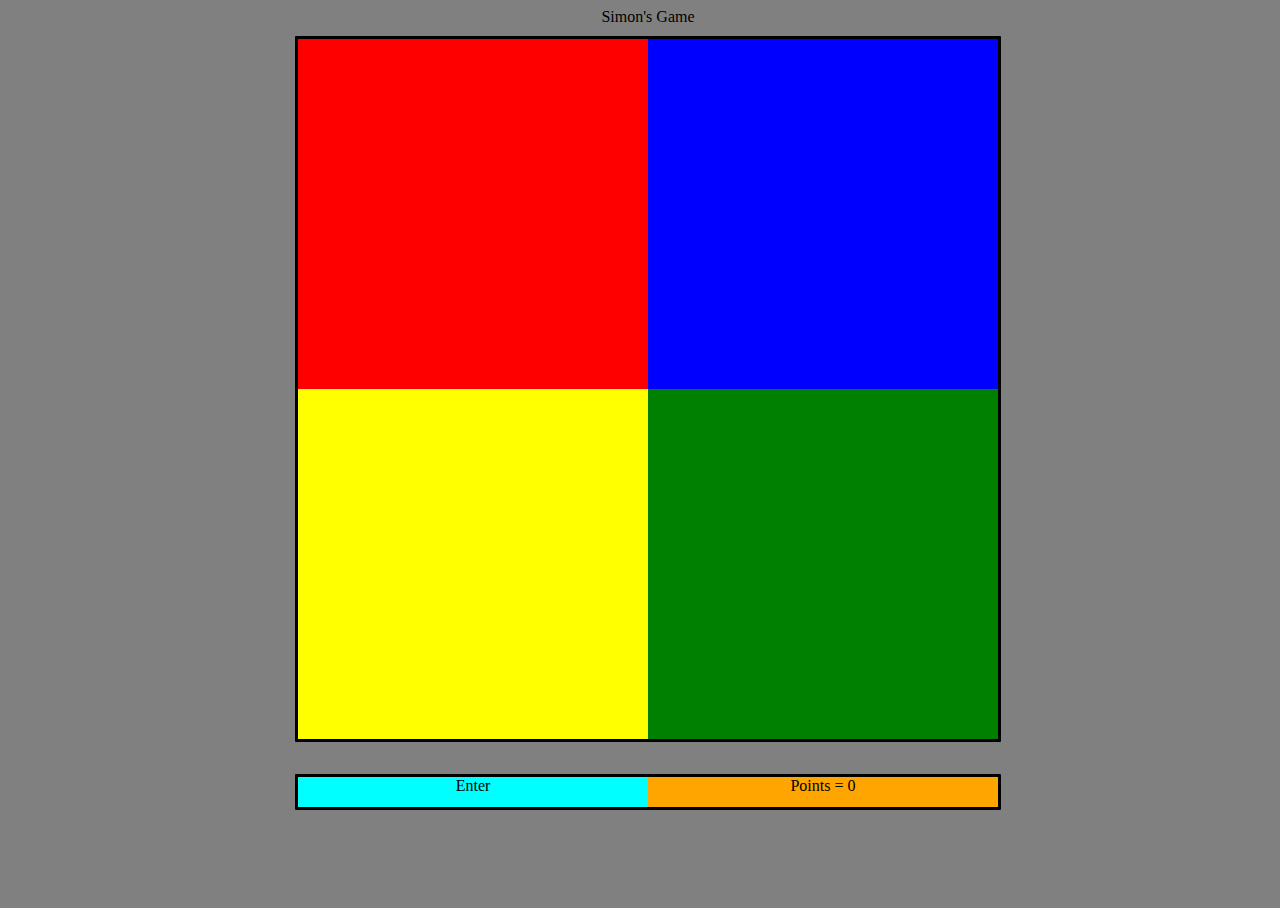
<file: JS_PROJECT/index.html>
<!DOCTYPE html>
<html lang="en">
<head>

    <meta charset="UTF-8">
    <title>Simon's Game</title>
    <link href="style.css" rel="stylesheet">
    
</head>
<body>
    <div class="page">
        <div class="title">Simon's Game</div>
        <div class="simon">
            <div class="left">
                <div class="button" id="red"></div>
                <div class="button" id="yellow"></div>
            </div>
            <div class="right">
                <div class="button" id="blue"></div>
                <div class="button" id="green"></div>
            </div>
        </div>
        <div class="btn">
            <div class="button2" id="enter">Enter</div>
            <div class="button2" id="points">Points = 0</div>
        </div>
    </div>
    <script src="index.js"></script>
</body>
</html>
</file>
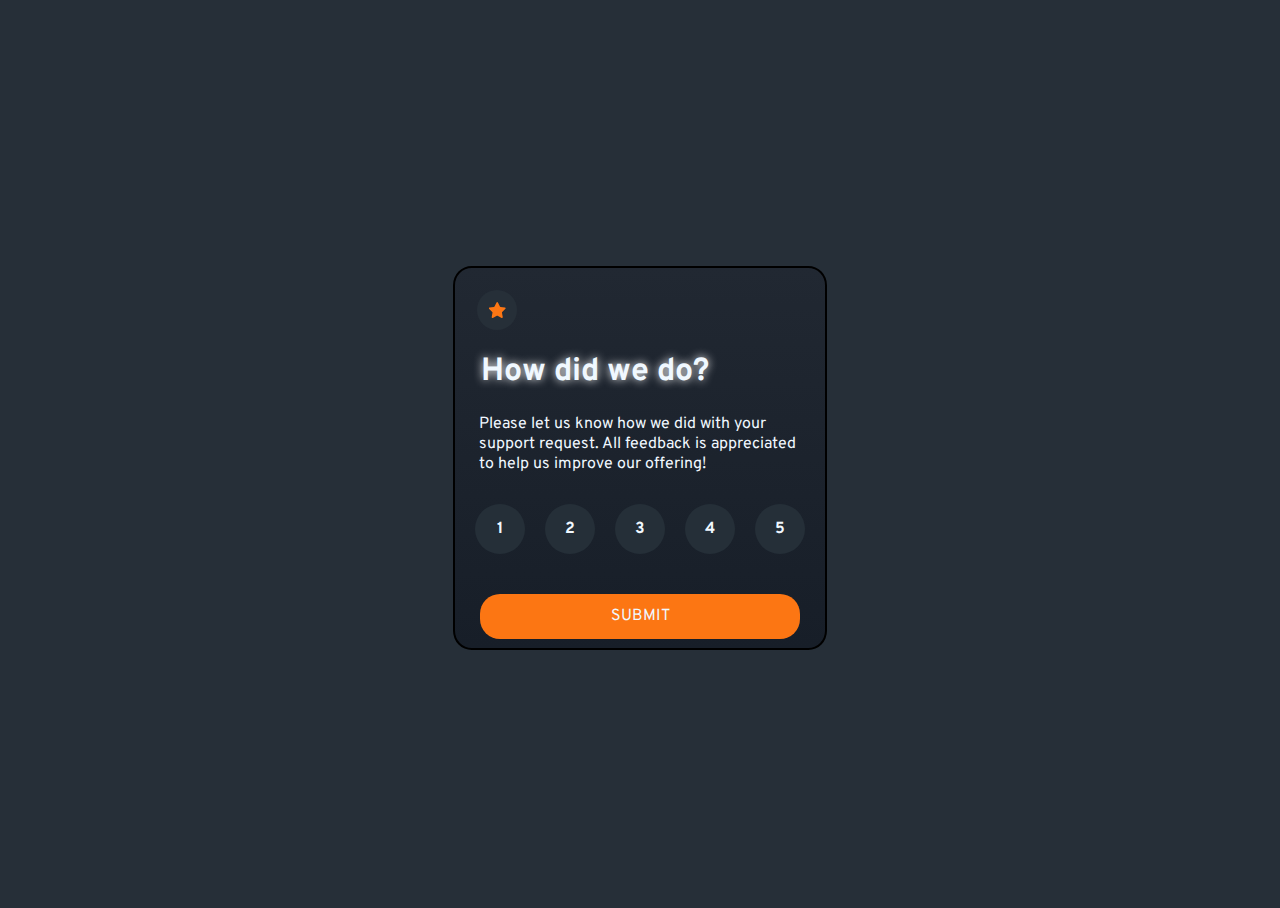
<file: Websites/Challenge1/index.html>
<!DOCTYPE html>
<html lang="en">
<head>
    <meta charset="UTF-8">
    <meta http-equiv="X-UA-Compatible" content="IE=edge">
    <meta name="viewport" content="width=device-width, initial-scale=1.0">
    <title>Document</title>
    <link rel="stylesheet" href="style.css">
    <link rel="preconnect" href="https://fonts.googleapis.com">
    <link rel="preconnect" href="https://fonts.gstatic.com" crossorigin>
    <link href="https://fonts.googleapis.com/css2?family=Overpass&display=swap" rel="stylesheet"> 
</head>

<body>
    <section>
        <div class="container">
            
            <div class="star">
                <div class="backstar">
                    <img class="img" src="images/icon-star.svg" alt="star">
                </div>
            </div>
            
            <div class="title">
                <h1 class="how">How did we do?</h1>
            </div>
            
            <div class="descr">
                <p class="para">Please let us know how we did with your support request. All feedback is appreciated to help us improve our offering!</p>
            </div>

            <div class="nb">
                <div class="pre"><div class="txt">1</div></div>
                <div class="pre"><div class="txt">2</div></div>
                <div class="pre"><div class="txt">3</div></div>
                <div class="pre"><div class="txt">4</div></div>
                <div class="pre"><div class="txt">5</div></div>
            </div>

            <div class="btn">
                <div class="button">
                    <div class="submittxt">
                        SUBMIT
                    </div>
                </div>
            </div>
        
        </div>
    </section>    
</body>

</html>
</file>
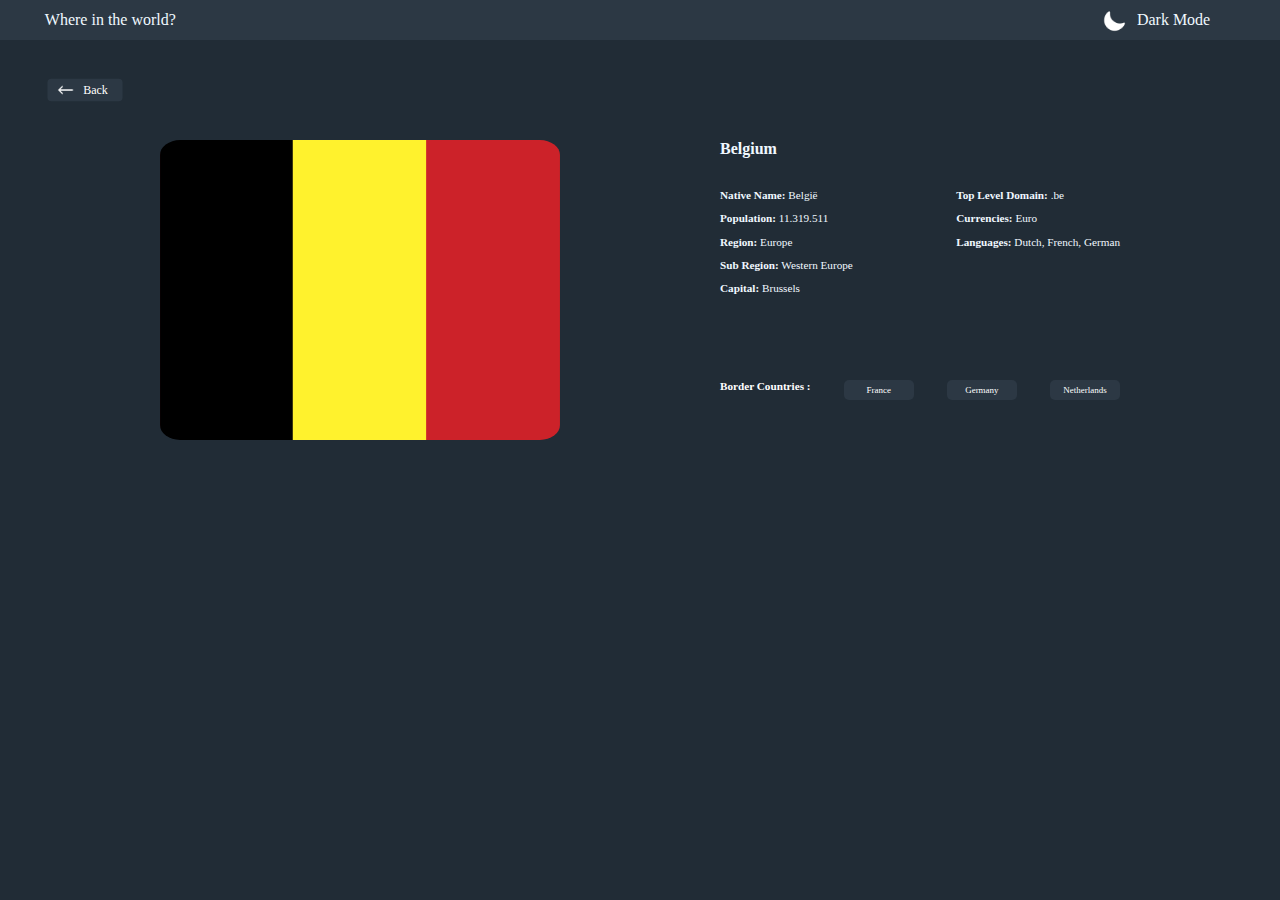
<file: Websites/Challenge2/index.html>
<!DOCTYPE html>
<html lang="en">
<head>
    <meta charset="UTF-8">
    <meta http-equiv="X-UA-Compatible" content="IE=edge">
    <meta name="viewport" content="width=device-width, initial-scale=1.0">
    <title>World's Infos</title>
    <link rel="stylesheet" href="style.css">
</head>
<body>
    <div class="topbar">

        <div class="TextTitle">
            <div class="title">Where in the world?</div>
        </div>
        
        
        <div class="BtnMode">
            <div class="mode">Dark Mode</div>
            <img class="img" src="moon.png">
        </div>
        
        
    </div>

    <div class="page">

        <div class="BackBtn">
            <img class="img2" src="arrow.png">
            <div class="Text">Back</div>
        </div>

        <div class="main">
            <img class="img3" src="flag.png">
            <div class="descr">
                <div class="txt"><strong>Belgium</strong></div>
                <div class="para">
                    <div class="para1">                    
                        <p><strong>Native Name:</strong> België</p>
                        <p><strong>Population:</strong> 11.319.511</p>
                        <p><strong>Region:</strong> Europe</p>
                        <p><strong>Sub Region:</strong> Western Europe</p>
                        <p><strong>Capital:</strong> Brussels</p>
                    </div>
                    <div class="para2">                    
                        <p><strong>Top Level Domain:</strong> .be</p>
                        <p><strong>Currencies:</strong> Euro</p>
                        <p><strong>Languages:</strong> Dutch, French, German</p>
                    </div>
                </div>
                <div class="countr">
                    
                    <div class="txt2"><strong>Border Countries :</strong>
                        <div class="buttons">France</div>
                        <div class="buttons">Germany</div>
                        <div class="buttons">Netherlands</div>
                    </div>
                    
                </div>
            </div>
        </div>
    </div>
</body>
</html>
<!-- 25.71.235 -->
</file>
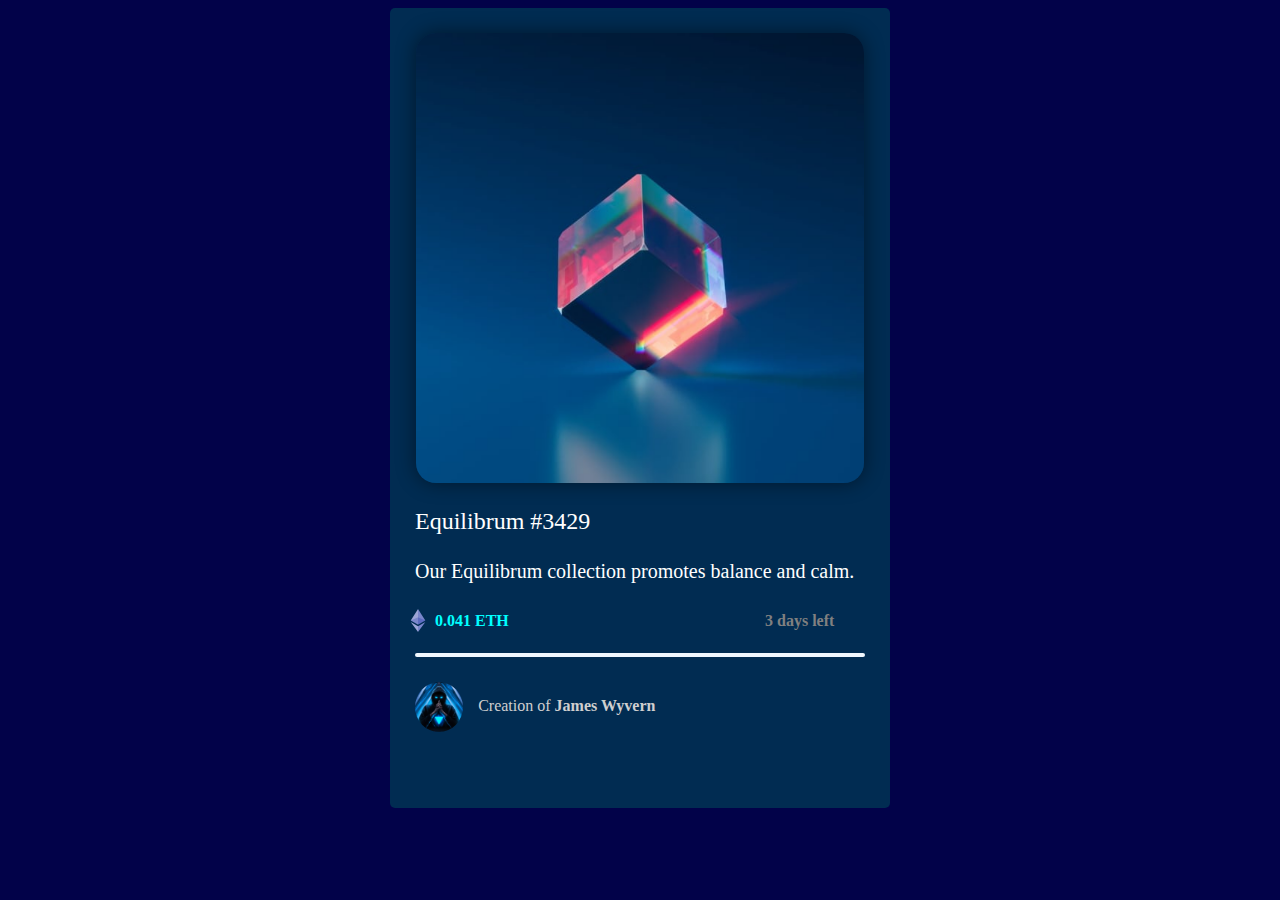
<file: Websites/Challenge4/index.html>
<!DOCTYPE html>
<html lang="en">
<head>
    <meta charset="UTF-8">
    <meta http-equiv="X-UA-Compatible" content="IE=edge">
    <meta name="viewport" content="width=device-width, initial-scale=1.0">
    <title>Document</title>
    <link rel="stylesheet" href="style.css">
</head>
<body>
    <div class="container">
        
        <div class="imgProp">
            <img class="img" src="image.png">
        </div>
        
        <div class="h1txt">Equilibrum #3429</div>

        <div class="descr">Our Equilibrum collection promotes balance and calm.</div>
        
        <div class="sav">
            <img class="ethimg" src="eth.png">
            <div class="eth"><strong>0.041 ETH</strong></div>
            <div class="days"><strong>3 days left</strong></div>

        </div>

        <div class="line"></div>

        <div class="author">

            <img class="profile" src="profile.png">
            <div class="creator">Creation of <strong>James Wyvern</strong></div>

        </div>


    </div>
</body>
</html>
</file>
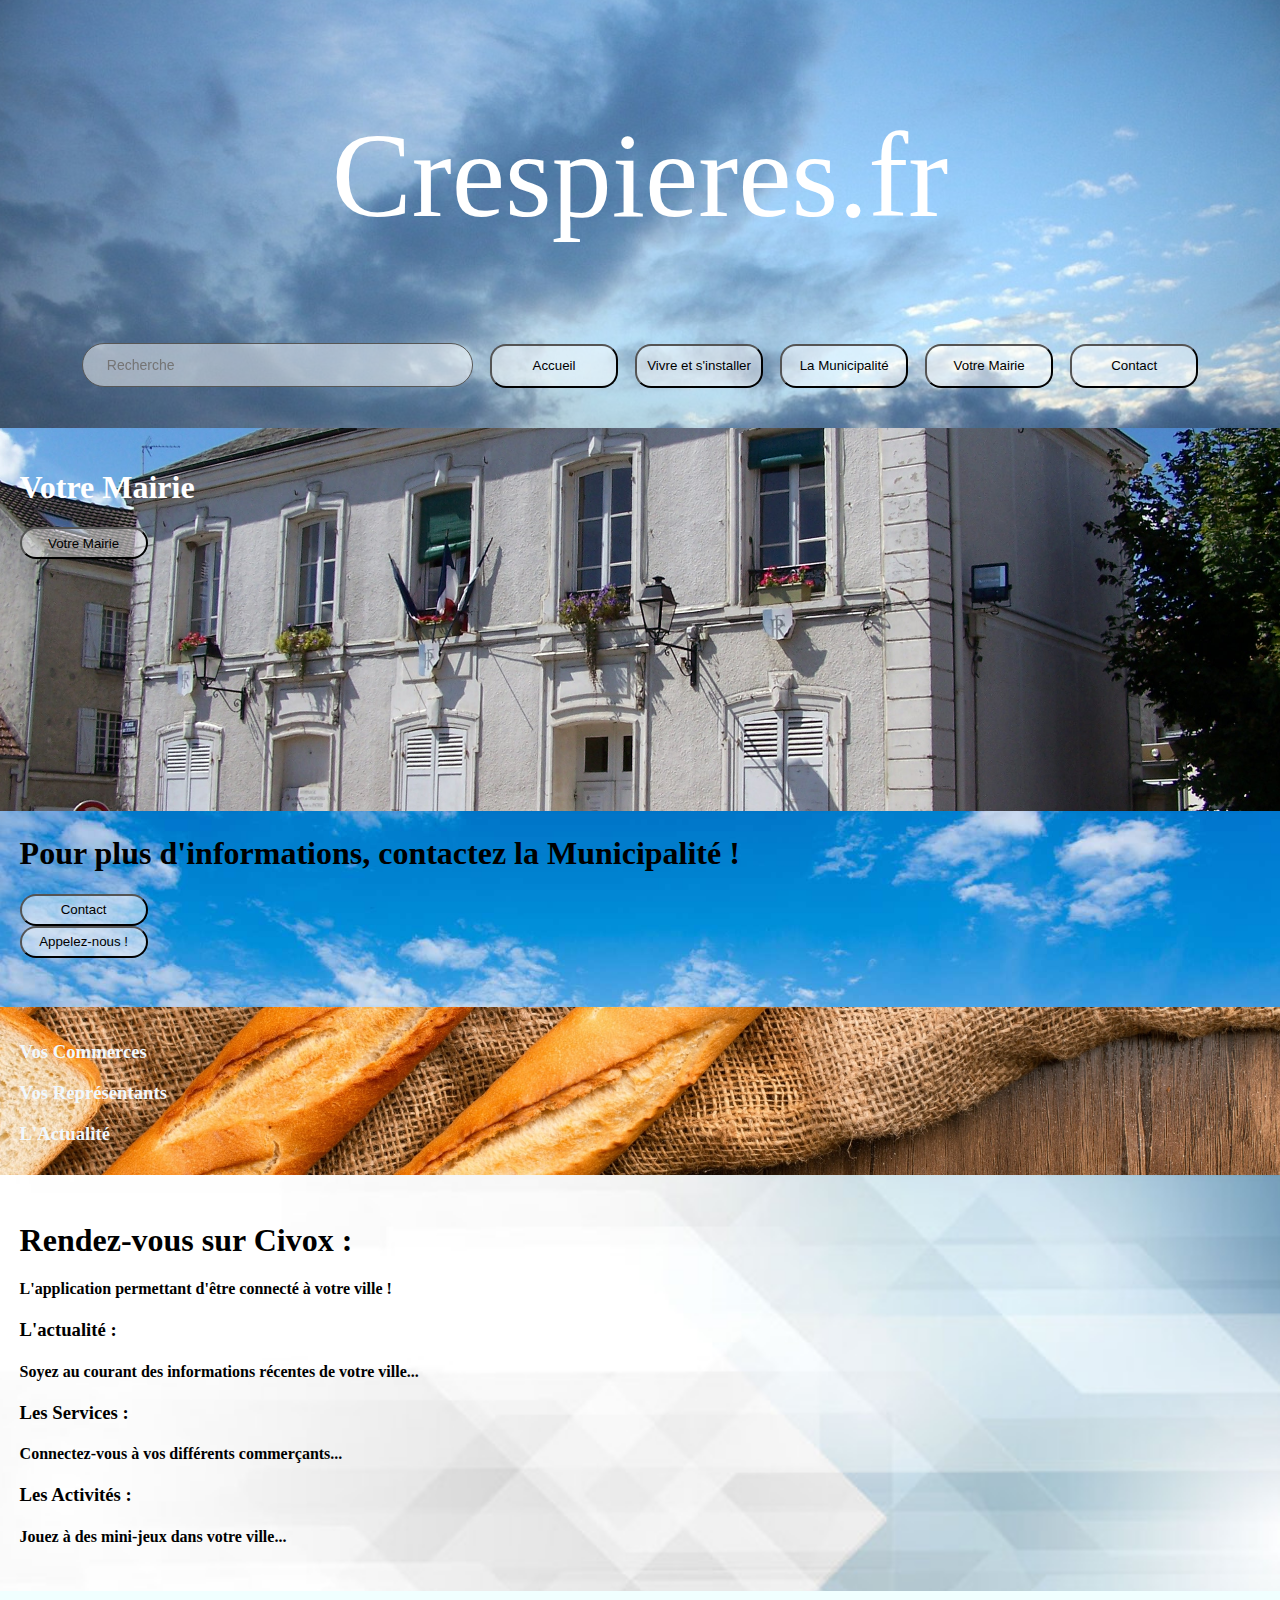
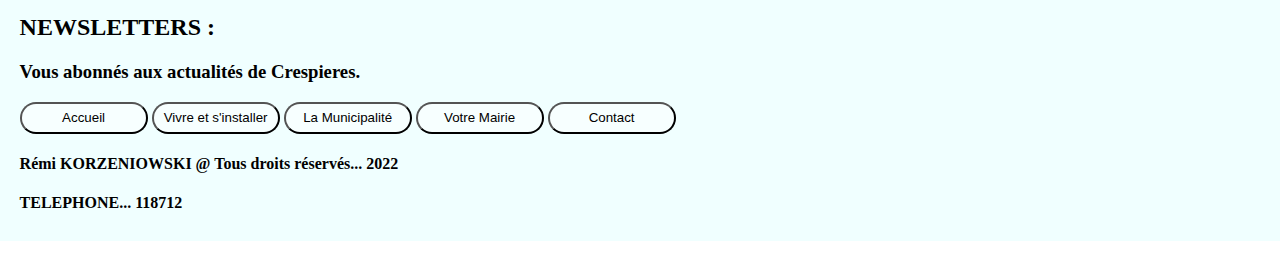
<file: Websites/Crespieres.fr/index.html>
<html lang="fr">
<head>
    <meta charset="UTF-8">
    <meta http-equiv="X-UA-Compatible" content="IE=edge">
    <meta name="viewport" content="width=device-width, initial-scale=1.0">
    <title>Crespieres.fr</title>
    <link rel="stylesheet" href="style.css">
</head>
<body>
    <!-- Titre -->
    <label id ="top">
    <h1 class="title">Crespieres.fr</h1><br>
    <input class="search_input" type="search" name="topy" placeholder="Recherche">
    <input class="btn" type="submit" name="topy" value="Accueil">
    <input class="btn" type="submit" name="topy" value="Vivre et s'installer">
    <input class="btn" type="submit" name="topy" value="La Municipalité">
    <input class="btn" type="submit" name="topy" value="Votre Mairie">
    <input class="btn" type="submit" name="topy" value="Contact"></p></label>
    <!-- Fin du titre -->

    <!-- Mairie -->
    <photo id="Mairie">
    <h1 id="h1p">Votre Mairie</h1></p>
    <input class="btn1" type="submit" name="Mairie" value="Votre Mairie"></photo>
    <!-- Fin Mairie -->

    <!-- Municipalité -->
    <photo2 id="Muni"><h1>Pour plus d'informations, contactez la Municipalité !</h1>
    <input class="btn1" type="submit" name="Contact" value="Contact"><br>
    <input class="btn1" type="submit" name="CallUs" value="Appelez-nous !"></photo2>
    <!-- Fin Municipalité -->

    <!-- Contact -->
    <photo3 id="Ctc">
    <h3 id="com">Vos Commerces</h3>
    <h3 id="com">Vos Représentants</h3>
    <h3 id="com">L'Actualité</h3></photo3>
    <!-- Fin Contact -->

    <!-- Civox -->
    <photo4 id="Civox">
    <h1>Rendez-vous sur Civox :</h1>
    <h4>L'application permettant d'être connecté à votre ville !</h4>
    <h3>L'actualité :</h3>
    <h4>Soyez au courant des informations récentes de votre ville...</h4>
    <h3>Les Services :</h3>
    <h4>Connectez-vous à vos différents commerçants...</h4>
    <h3>Les Activités :</h3>
    <h4>Jouez à des mini-jeux dans votre ville...</h4>
    </photo4>
    <!-- Fin Civox -->

    <!-- Bottom -->
    <footer>
        <label id="bottom"><h2>NEWSLETTERS :</h2>
        <h3>Vous abonnés aux actualités de Crespieres.</h3>
        <p></p><input class="btn1" type="submit" name="Home" value="Accueil">
        <input class="btn1" type="submit" name="Live" value="Vivre et s'installer">
        <input class="btn1" type="submit" name="Town" value="La Municipalité">
        <input class="btn1" type="submit" name="Mairie" value="Votre Mairie">
        <input class="btn1" type="submit" name="Contact" value="Contact">

        <h4>Rémi KORZENIOWSKI @ Tous droits réservés... 2022</h4>
        <h4>TELEPHONE... 118712</h4>
        </label>
    </footer>
    <!-- Fin du bottom -->
</body>
</html>
</file>
<file: JS_PROJECT/style.css>
/* *{
} */

body, html {
    height: 100%;
    width: 100%;
}

body{
    background-color: grey;
}

.page{
    display: flex;
    flex-direction: column;
    justify-content: center;
    align-items: center;
}

.page .title{
    margin-bottom:10px;
}

.page > .simon{
    height: 700px;
    width: 700px;
    background-color: black;
    margin-bottom: 2.5%;
    border-radius: 1px;
    border: black;
    border-style: solid;
    display: flex;
    flex-wrap: wrap;
}

.page .simon .left{
    width: 50%;
    height: 100%;
}

.page .simon .right{
    width: 50%;
    height: 100%;
}

.btn {
    width: 700px;
    border: black;
    border-radius: 1px;
    text-align: center;
    display: flex;
    justify-content: center;
    border-style: solid;
}

.button {
    height: 50%;
    width: 100%;
}

#red {
    background-color: red;
}

#yellow {
    background-color: yellow;
}

#blue {
    background-color: blue;
}

#green {
    background-color: green;
}

#points {
    background-color: orange;
    height: 30px;
}

#enter {
    background-color: cyan;
    height: 30px;
}

.button2{
    width: 50%;
}
</file>
<file: Websites/Challenge1/style.css>
*{
    font-family: 'Overpass', sans-serif;
}

html, body{
    height: 100%;
}

body{
    background-color: #262f38;
    display: flex;
    justify-content: center;
    align-items: center;
}

.container{
    width:370px;
    height:380px;
    background: linear-gradient(#212832, #171E28);
    border: 2px solid black;
    border-radius: 5%;
}

.title{
    color:aliceblue;
    margin-left: 7%;
}

.title > .how{
    text-shadow: 0px 0px 10px rgb(255, 255, 255);
}

.star{
    display: flex;
    margin : 6%;
}

.nb{
    display: flex;
    justify-content: space-evenly;
    margin-top: 30px;
    text-align: center;
}

.nb > .pre{
    background-color: #252F38;
    width: 50px;
    height: 50px;
    border-radius: 50%;
    display: flex;
    justify-content: center;
    align-items: center;
    transition: all 0.25s ease-in-out 0.25s;
}

.nb > .pre:hover{
    background-color: rgb(59, 63, 66);
    transform:scale(1.33)
}

.nb > .pre > .txt {
    font-weight: 700;
    color: aliceblue;
}

.btn{
    display: flex;
    align-items: center;
    justify-content: center;
}

.btn > .button{
    width:320px;
    height: 45px;
    background-color: #FC7613;
    margin:auto;
    border-radius: 20px;
    display: flex;
    align-items: center;
    justify-content: center;
    margin-top: 40px;
    transition: all 0.25s ease-in-out 0.25s;
}

.btn > .button:hover{
    background-color: rgb(252, 177, 79);
    text-shadow: 3px 3px 8px rgb(0, 0, 0);
    transform:scale(1.1)
}

.btn > .button > .submittxt{
    color:aliceblue;
}

.star > .backstar{
    background-color: #262F38;
    width: 40px;
    height: 40px;
    border-radius: 50%;
    display:flex;
    justify-content: center;
}

.star > .backstar > .img{
    transform: scale(40%);
}

.descr{
    color:aliceblue;
    margin: auto 6.5%;
}
</file>
<file: Websites/Challenge2/style.css>
/* *{
    font-family: ;
} */

body{
    background-color: #212C36;
    margin: auto ;
}

.topbar{
    background-color: #2C3844;
    height: 40px;
    width: 100%;
    display: flex;
    justify-content: space-between;
    align-items: center;
}

.topbar > .BtnMode{
    color: aliceblue;
    margin-right: 3.5%;
    display: flex;
    align-items: center;
}

.topbar > .TextTitle{
    color: aliceblue;
    margin-left: 3.5%;
    width: 25%;
}

.img{
    height: 25px;
    margin-left: -110%;
}

.page > .BackBtn{
    background-color: #2C3844;
    border-radius: 5px;
    transform: scale(0.75);
    margin: 35px;
    width: 100px;
    height:30px;
    display: flex;
    justify-content: center;
    align-items: center;
}

.page > .BackBtn > .Text{
    color:white;
    margin-left: -150px;
}

.img2{
    transform: scale(0.075);
    margin-left: -170px;
}

.page > .main > .img3{
    height: 300px;
    width:400px;
    /* margin-left: 47px; */
    border-radius: 5%;
}

.page > .main{
    display: flex;
    justify-content: space-evenly;
}

.page > .main > .descr{
    height:200px;
    width:400px;
}

.page > .main > .descr > .txt{
    color: aliceblue;
}

.page > .main > .descr > .para{
    display: flex;
    justify-content: space-between;
}

.page > .main > .descr > .para > .para1{
    color: aliceblue;
    font-size: 70%;
    margin-top: 20px;
}

.page > .main > .descr > .para > .para2{
    color: aliceblue;
    font-size: 70%;
    margin-top: 20px;
}

.page > .main > .descr >.countr{
    margin-top: 75px;
}

.page > .main > .descr >.countr > .txt2{
    color: white;
    display: flex;
    font-size: 70%;

    justify-content: space-between;
}

.page > .main > .descr >.countr > .txt2 > .buttons{
    width:70px;
    height:20px;
    font-size: 80%;
    display: flex;
    justify-content: center;
    align-items: center;
    background-color: #2C3844;
    border-radius: 5px;
}

@media (max-width:650px){
    .page{
        margin-left: 15px;;
    }

    .main{
        flex-direction: column;
    }

    .descr{
        margin-top: 50px;
    }

    .topbar{
        font-size: 70%;
    }

    .img3{
        max-width: 100%;
        height: auto;
    }

}

@media (min-width:650px){
    .descr{
        margin-left:20px;
        margin-right: 20px;
    }

    .img3{
        margin-left: 20px;
    }
}
</file>
<file: Websites/Challenge4/style.css>
body{
    background-color: rgb(2, 2, 73);
    display: flex;
    justify-content: center;
}

.container{
    background-color: rgb(1, 44, 82);
    width: 500px;
    height: 800px;
    border-radius: 5px;
}

.container > .descr{
    color: white;
    margin:5%;
    font-size:125%;
}

.container > .h1txt{
    color: white;
    margin: 5%;
    font-size: 150%;
}

.container > .imgProp{
    display: flex;
    justify-content: center;
    margin-top: 5%;
}

.img{
    height: 450px;
    border-radius: 20px;
    box-shadow: 0px 0px 20px rgba(0, 0, 0, 0.473);
}

.container > .sav{
    margin: 5%;
    width: 90%;
    height: 50px;
    display: flex;
    justify-content: space-between;
}

.container > .sav > .eth{
    color: aqua;
    margin-left: -175px;
    margin-top: 4px;
    width: 150px;
    height:50px;
}

.container > .sav > .ethimg{
    height:25px;
    margin-left: -10px;
}

.container > .sav > .days{
    color: grey;
    margin-top: 4px;
    width: 100px;
    height:50px;
}

.container > .line{
    background-color: aliceblue;
    height: 4px;
    border-radius: 5px;
    width: 90%;
    margin-top: -30px;
    margin-left: 5%;
}

.container > .author{
    display: flex;
    justify-content: flex-start;
    margin: 5%;
}

.container > .author > .profile{
    height: 50px;
    border-radius: 50%;
}

.container > .author > .creator{
    color: rgb(207, 207, 207);
    margin-top: 15px;
    margin-left: 15px;
}
</file>
<file: Websites/Crespieres.fr/style.css>
body{
    background-image: url("Assets/back.jpg")

}

#top{
    display: block;
    margin:-20px ;
    text-align: center;
    padding-bottom: 3.5%;
    padding-top: 1%;
    background-image: url("Assets/sky1.jpg");
    background-size:cover;
}

#bottom{
    background-color: azure;
    display: block;
    margin:-20px ;
    padding-bottom: 0.6%;
    padding-top: 0.25%;
    padding-left: 2.5%;
}

/* #topy{
    align-items: center;
} */

#Mairie{
    padding-top: 1.5%;
    display: block;
    background-image: url("Assets/mairie.jpg");
    background-size:cover;
    background-position: 20%;
    margin:-20px ;
    padding-left: 2.5%;
    padding-bottom: 21.5%;
}

#h1p{
    color: white;
}

#Muni{
    background-image: url("Assets/sky.png");
    background-size:cover;
    background-position: -50%;
    padding-top: 0.25%;
    display: block;
    margin:-20px ;
    padding-left: 2.5%;
    padding-bottom: 5.5%;
}

#Ctc{
    background-image: url("Assets/bag.jpg");
    background-size:cover;
    background-position: -50%;
    display: block;
    margin:-20px ;
    padding-left: 2.5%;
    padding-bottom: 2.5%;
    padding-top: 1.2%;
}

#Civox{
    background-image: url("Assets/back2.jpg");
    background-size:cover;
    background-position: -50%;
    display: block;
    margin:-20px ;
    padding-left: 2.5%;
    padding-bottom: 3.5%;
    padding-top: 2%;
}

#com{
    color: aliceblue;
}

.search_input{
        width: 30%;
        padding: 12px 24px;
        background-color: rgba(255, 255, 255, 0.489);
        transition: transform 250ms ease-in-out;
        font-size: 14px;
        line-height: 18px;
        color: #575756;
        border-radius: 50px;
        border: 1px solid #575756;
        transition: all 250ms ease-in-out;
        backface-visibility: hidden;
        transform-style: preserve-3d;
}

.btn{
  width: 8rem;
  height: 2.75rem;
  border-radius: 1rem;
  justify-self: center;
  align-items: center;
  justify-content: center;
  cursor: pointer;
  transition: .3s ease;
  margin-left : 1%;

  grid-column: 1 / 2;
  grid-row: 4 / 5;
  background-color: rgba(255, 255, 255, 0.489);
  /* background: var(--primary); */
}

.btn1{
    width: 8rem;
    height: 2rem;
    border-radius: 1rem;
    justify-self: center;
    align-items: center;
    justify-content: center;
    cursor: pointer;
    transition: .3s ease;
    margin-left : 0%;
  
    grid-column: 1 / 2;
    grid-row: 4 / 5;
    background-color: rgba(255, 255, 255, 0.489);
    /* background: var(--primary); */
  }

.title{
    color:white;    
    display: block;
        font-weight: 100;
        font-size: 750%;
        padding-top: 2%;
}
</file>
